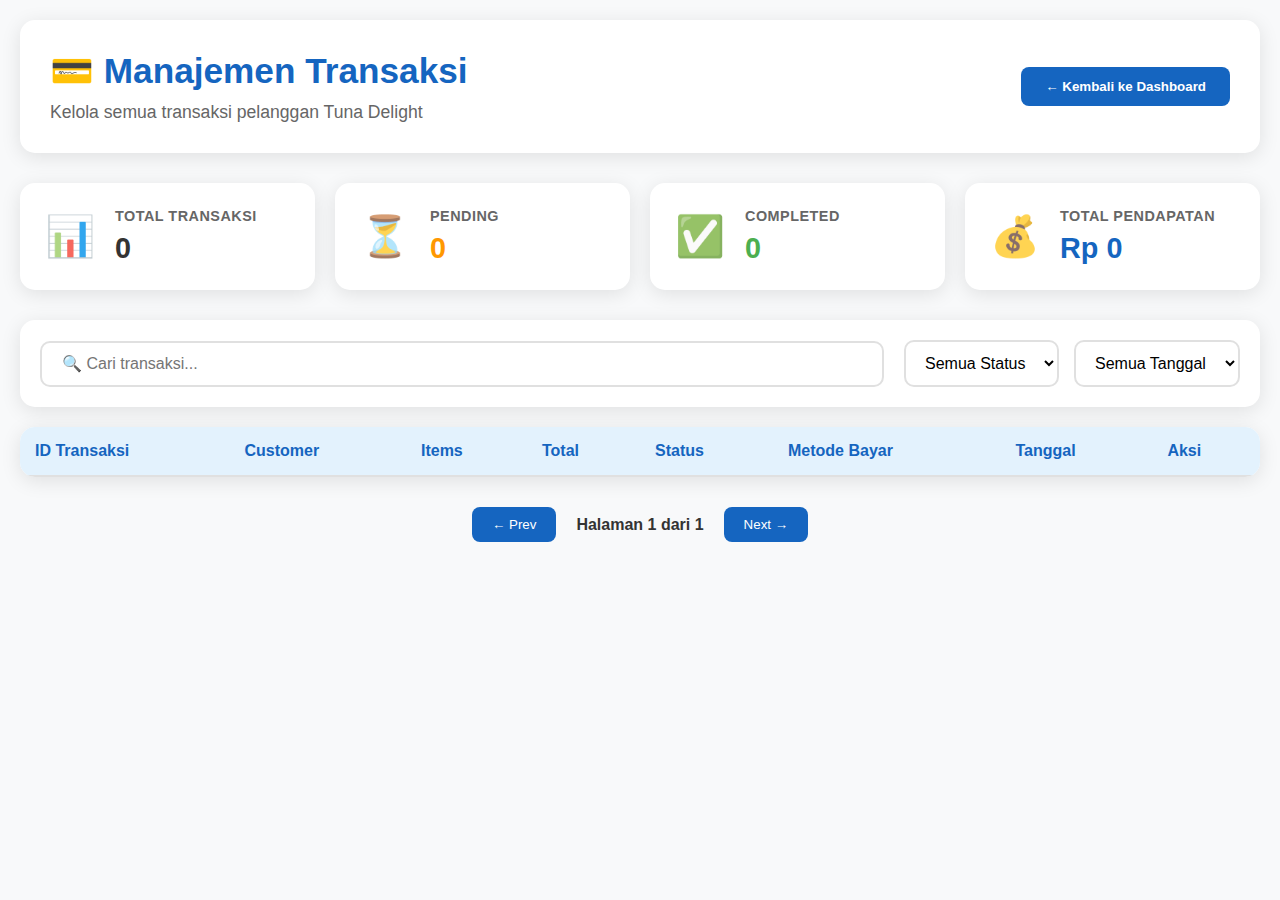
<file: tuna-delight-website/admin/transactions.html>
<!DOCTYPE html>
<html lang="id">
<head>
    <meta charset="UTF-8">
    <meta name="viewport" content="width=device-width, initial-scale=1.0">
    <title>Manajemen Transaksi - Tuna Delight</title>
    <link rel="stylesheet" href="transactions.css">
</head>
<body>
    <div class="transactions-container">
        <!-- Header -->
        <header class="transactions-header">
            <div class="header-content">
                <h1>💳 Manajemen Transaksi</h1>
                <p>Kelola semua transaksi pelanggan Tuna Delight</p>
            </div>
            <div class="header-actions">
                <button onclick="goToDashboard()" class="back-btn">
                    ← Kembali ke Dashboard
                </button>
            </div>
        </header>

        <!-- Stats Overview -->
        <div class="stats-overview">
            <div class="stat-card">
                <div class="stat-icon">📊</div>
                <div class="stat-info">
                    <h3>Total Transaksi</h3>
                    <span class="stat-number" id="total-transactions-count">0</span>
                </div>
            </div>
            <div class="stat-card">
                <div class="stat-icon">⏳</div>
                <div class="stat-info">
                    <h3>Pending</h3>
                    <span class="stat-number pending" id="pending-transactions">0</span>
                </div>
            </div>
            <div class="stat-card">
                <div class="stat-icon">✅</div>
                <div class="stat-info">
                    <h3>Completed</h3>
                    <span class="stat-number completed" id="completed-transactions">0</span>
                </div>
            </div>
            <div class="stat-card">
                <div class="stat-icon">💰</div>
                <div class="stat-info">
                    <h3>Total Pendapatan</h3>
                    <span class="stat-number revenue" id="total-revenue">Rp 0</span>
                </div>
            </div>
        </div>

        <!-- Filters and Controls -->
        <div class="controls-section">
            <div class="search-box">
                <input type="text" id="transaction-search" placeholder="🔍 Cari transaksi...">
            </div>
            <div class="filter-group">
                <select id="status-filter">
                    <option value="">Semua Status</option>
                    <option value="pending">Pending</option>
                    <option value="processing">Processing</option>
                    <option value="completed">Completed</option>
                    <option value="cancelled">Cancelled</option>
                </select>
                <select id="date-filter">
                    <option value="">Semua Tanggal</option>
                    <option value="today">Hari Ini</option>
                    <option value="week">Minggu Ini</option>
                    <option value="month">Bulan Ini</option>
                </select>
            </div>
        </div>

        <!-- Transactions Table -->
        <div class="table-container">
            <table class="transactions-table">
                <thead>
                    <tr>
                        <th>ID Transaksi</th>
                        <th>Customer</th>
                        <th>Items</th>
                        <th>Total</th>
                        <th>Status</th>
                        <th>Metode Bayar</th>
                        <th>Tanggal</th>
                        <th>Aksi</th>
                    </tr>
                </thead>
                <tbody id="transactions-table-body">
                    <!-- Data transaksi akan diisi JavaScript -->
                </tbody>
            </table>
        </div>

        <!-- Pagination -->
        <div class="pagination">
            <button class="page-btn" onclick="changePage(-1)">← Prev</button>
            <span class="page-info">Halaman <span id="current-page">1</span> dari <span id="total-pages">1</span></span>
            <button class="page-btn" onclick="changePage(1)">Next →</button>
        </div>
    </div>

    <!-- Transaction Detail Modal -->
    <div id="transaction-modal" class="modal">
        <div class="modal-content large">
            <div class="modal-header">
                <h3>📋 Detail Transaksi</h3>
                <button onclick="closeTransactionModal()" class="close-btn">×</button>
            </div>
            <div class="modal-body">
                <div class="transaction-detail" id="transaction-detail">
                    <!-- Detail transaksi akan diisi JavaScript -->
                </div>
            </div>
        </div>
    </div>

    <!-- Status Update Modal -->
    <div id="status-modal" class="modal">
        <div class="modal-content">
            <div class="modal-header">
                <h3>🔄 Update Status</h3>
                <button onclick="closeStatusModal()" class="close-btn">×</button>
            </div>
            <div class="modal-body">
                <div class="form-group">
                    <label>Status Transaksi</label>
                    <select id="new-status">
                        <option value="pending">Pending</option>
                        <option value="processing">Processing</option>
                        <option value="completed">Completed</option>
                        <option value="cancelled">Cancelled</option>
                    </select>
                </div>
                <div class="form-group">
                    <label>Catatan (Opsional)</label>
                    <textarea id="status-notes" placeholder="Tambahkan catatan untuk transaksi ini..."></textarea>
                </div>
            </div>
            <div class="modal-actions">
                <button onclick="updateTransactionStatus()" class="submit-btn">Update Status</button>
                <button onclick="closeStatusModal()" class="cancel-btn">Batal</button>
            </div>
        </div>
    </div>
    <!-- Tambahkan SEBELUM script lain -->
<script src="sync-engine.js"></script>
<script src="admin-script.js"></script>
</body>
</html>
</file>
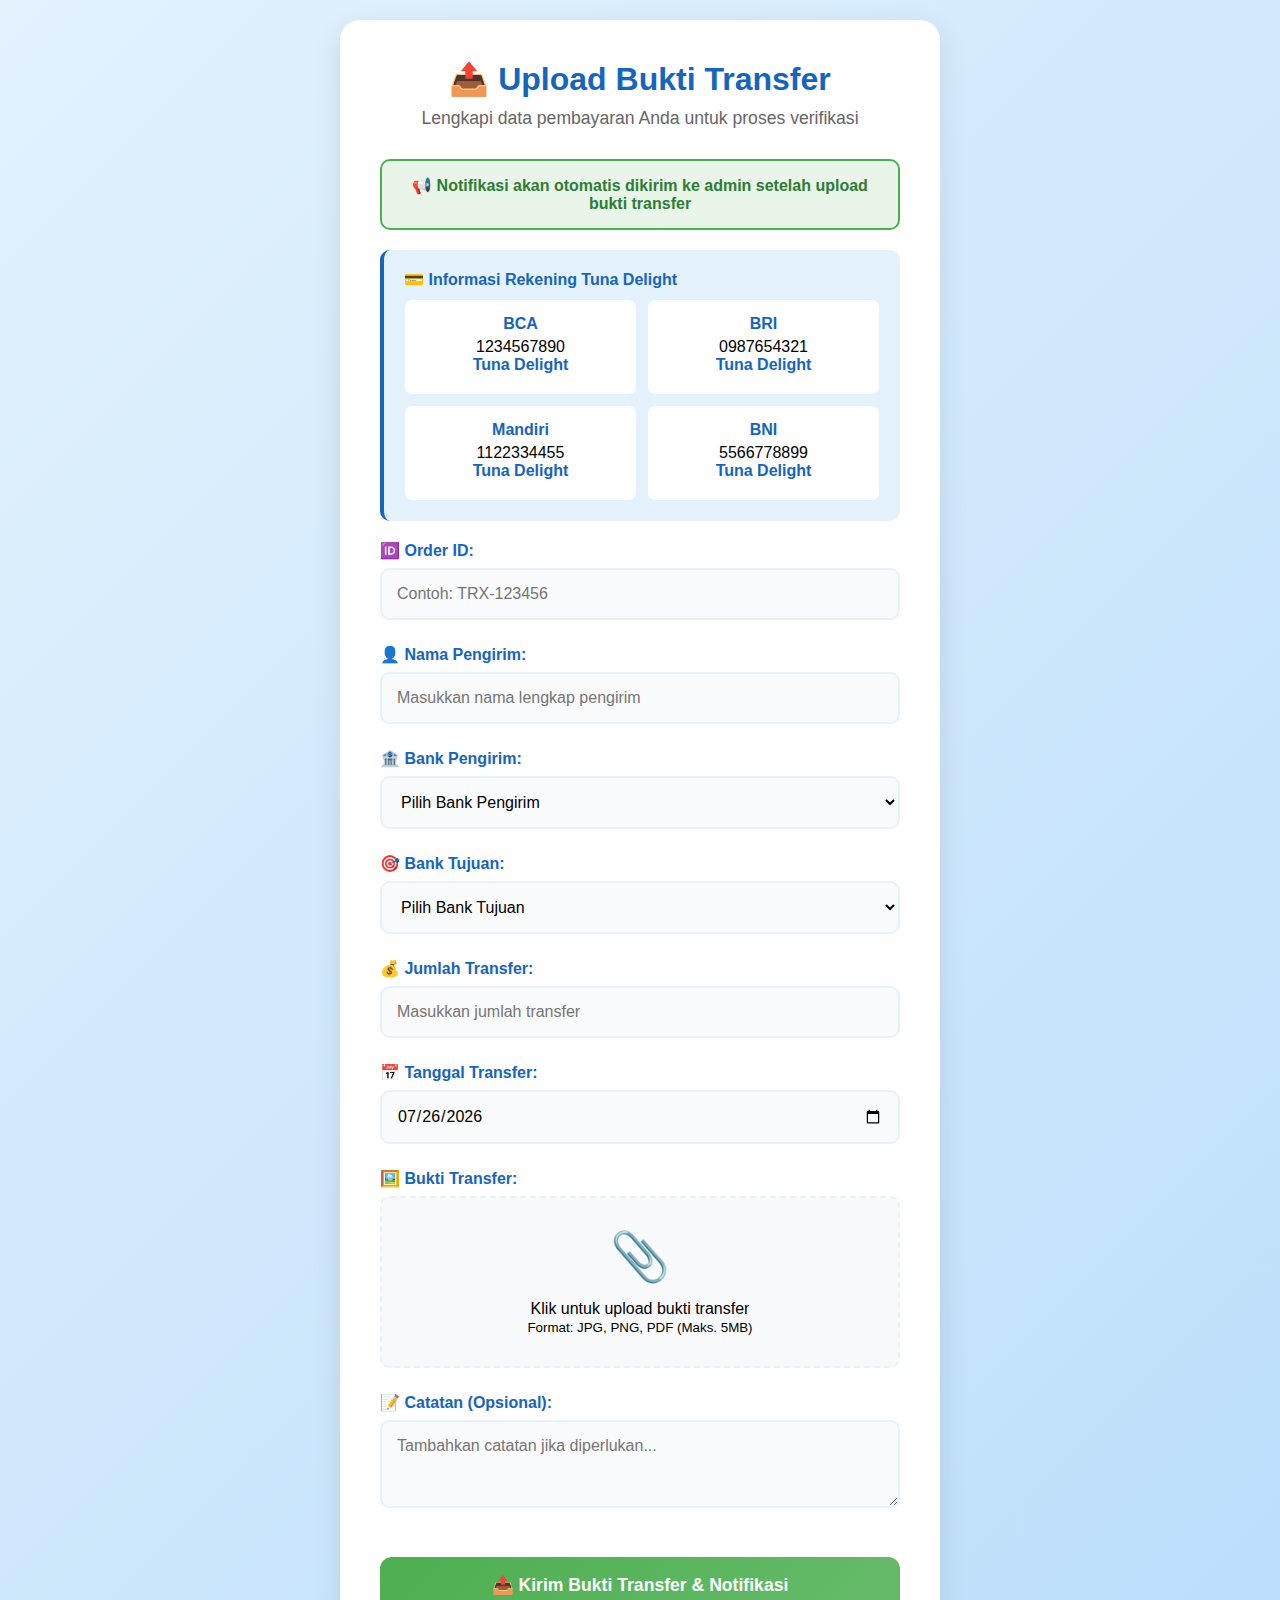
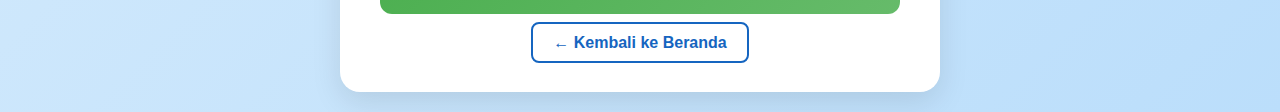
<file: tuna-delight-website/customer/payment-upload.html>
<!DOCTYPE html>
<html lang="id">
<head>
    <meta charset="UTF-8">
    <meta name="viewport" content="width=device-width, initial-scale=1.0">
    <title>Upload Bukti Transfer - Tuna Delight</title>
    <style>
        * {
            margin: 0;
            padding: 0;
            box-sizing: border-box;
            font-family: 'Arial', sans-serif;
        }
        
        body {
            background: linear-gradient(135deg, #e3f2fd, #bbdefb);
            min-height: 100vh;
            display: flex;
            align-items: center;
            justify-content: center;
            padding: 20px;
        }
        
        .upload-container {
            background: white;
            padding: 40px;
            border-radius: 20px;
            box-shadow: 0 10px 30px rgba(0,0,0,0.1);
            max-width: 600px;
            width: 100%;
        }
        
        .upload-header {
            text-align: center;
            margin-bottom: 30px;
        }
        
        .upload-header h2 {
            color: #1565c0;
            margin-bottom: 10px;
            font-size: 2em;
        }
        
        .upload-header p {
            color: #666;
            font-size: 1.1em;
        }
        
        .notification-info {
            background: #e8f5e8;
            border: 2px solid #4caf50;
            border-radius: 10px;
            padding: 15px;
            margin-bottom: 20px;
            text-align: center;
        }
        
        .notification-info p {
            margin: 0;
            color: #2e7d32;
            font-weight: 600;
        }
        
        .form-group {
            margin-bottom: 25px;
        }
        
        label {
            display: block;
            margin-bottom: 8px;
            font-weight: bold;
            color: #1565c0;
            font-size: 1em;
        }
        
        input, select, textarea {
            width: 100%;
            padding: 15px;
            border: 2px solid #e3f2fd;
            border-radius: 10px;
            font-size: 1em;
            transition: all 0.3s;
            background: #fafbfc;
        }
        
        input:focus, select:focus, textarea:focus {
            outline: none;
            border-color: #2196f3;
            background: white;
            box-shadow: 0 0 0 3px rgba(33, 150, 243, 0.1);
        }
        
        .file-upload {
            border: 2px dashed #e3f2fd;
            border-radius: 10px;
            padding: 30px;
            text-align: center;
            background: #f8f9fa;
            transition: all 0.3s;
            cursor: pointer;
        }
        
        .file-upload:hover {
            border-color: #2196f3;
            background: #f1f8ff;
        }
        
        .file-upload input {
            display: none;
        }
        
        .upload-icon {
            font-size: 3em;
            margin-bottom: 15px;
            color: #1565c0;
        }
        
        #preview {
            max-width: 100%;
            max-height: 200px;
            margin-top: 15px;
            border-radius: 10px;
            display: none;
            border: 2px solid #e3f2fd;
        }
        
        .preview-container {
            text-align: center;
            margin-top: 15px;
        }
        
        .bank-info {
            background: #e3f2fd;
            padding: 20px;
            border-radius: 10px;
            margin-bottom: 20px;
            border-left: 4px solid #1565c0;
        }
        
        .bank-info h4 {
            color: #1565c0;
            margin-bottom: 10px;
        }
        
        .bank-details {
            display: grid;
            grid-template-columns: 1fr 1fr;
            gap: 10px;
            margin-top: 10px;
        }
        
        .bank-detail {
            background: white;
            padding: 15px;
            border-radius: 8px;
            text-align: center;
            border: 1px solid #e3f2fd;
        }
        
        .bank-detail strong {
            color: #1565c0;
            display: block;
            margin-bottom: 5px;
        }
        
        .submit-btn {
            background: linear-gradient(135deg, #4caf50, #66bb6a);
            color: white;
            border: none;
            padding: 18px;
            border-radius: 12px;
            cursor: pointer;
            font-weight: bold;
            font-size: 1.1em;
            width: 100%;
            transition: all 0.3s;
            margin-top: 20px;
        }
        
        .submit-btn:hover:not(:disabled) {
            transform: translateY(-2px);
            box-shadow: 0 5px 15px rgba(76, 175, 80, 0.3);
        }
        
        .submit-btn:disabled {
            opacity: 0.6;
            cursor: not-allowed;
        }
        
        .back-link {
            text-align: center;
            margin-top: 20px;
        }
        
        .back-link a {
            color: #1565c0;
            text-decoration: none;
            font-weight: 600;
            padding: 10px 20px;
            border: 2px solid #1565c0;
            border-radius: 8px;
            transition: all 0.3s;
        }
        
        .back-link a:hover {
            background: #1565c0;
            color: white;
        }
        
        .auto-filled {
            background: #f1f8e9 !important;
            border-color: #4caf50 !important;
        }
        
        .auto-filled-label {
            color: #4caf50;
            font-weight: bold;
        }
        
        @media (max-width: 768px) {
            .upload-container {
                padding: 25px;
            }
            
            .bank-details {
                grid-template-columns: 1fr;
            }
            
            .upload-header h2 {
                font-size: 1.6em;
            }
        }
    </style>
</head>
<body>
    <div class="upload-container">
        <div class="upload-header">
            <h2>📤 Upload Bukti Transfer</h2>
            <p>Lengkapi data pembayaran Anda untuk proses verifikasi</p>
        </div>
        
        <div class="notification-info">
            <p>📢 Notifikasi akan otomatis dikirim ke admin setelah upload bukti transfer</p>
        </div>
        
        <form id="payment-upload-form">
            <div class="bank-info">
                <h4>💳 Informasi Rekening Tuna Delight</h4>
                <div class="bank-details">
                    <div class="bank-detail">
                        <strong>BCA</strong>
                        1234567890<br>
                        <strong>Tuna Delight</strong>
                    </div>
                    <div class="bank-detail">
                        <strong>BRI</strong>
                        0987654321<br>
                        <strong>Tuna Delight</strong>
                    </div>
                    <div class="bank-detail">
                        <strong>Mandiri</strong>
                        1122334455<br>
                        <strong>Tuna Delight</strong>
                    </div>
                    <div class="bank-detail">
                        <strong>BNI</strong>
                        5566778899<br>
                        <strong>Tuna Delight</strong>
                    </div>
                </div>
            </div>
            
            <div class="form-group">
                <label id="order-id-label">🆔 Order ID:</label>
                <input type="text" id="order-id" placeholder="Contoh: TRX-123456" required>
            </div>
            
            <div class="form-group">
                <label id="sender-name-label">👤 Nama Pengirim:</label>
                <input type="text" id="sender-name" placeholder="Masukkan nama lengkap pengirim" required>
            </div>
            
            <div class="form-group">
                <label>🏦 Bank Pengirim:</label>
                <select id="sender-bank" required>
                    <option value="">Pilih Bank Pengirim</option>
                    <option value="BCA">BCA</option>
                    <option value="BRI">BRI</option>
                    <option value="Mandiri">Mandiri</option>
                    <option value="BNI">BNI</option>
                    <option value="BSI">BSI</option>
                    <option value="CIMB">CIMB Niaga</option>
                    <option value="Other">Bank Lainnya</option>
                </select>
            </div>
            
            <div class="form-group">
                <label>🎯 Bank Tujuan:</label>
                <select id="target-bank" required>
                    <option value="">Pilih Bank Tujuan</option>
                    <option value="BCA">BCA - 1234567890 (Tuna Delight)</option>
                    <option value="BRI">BRI - 0987654321 (Tuna Delight)</option>
                    <option value="Mandiri">Mandiri - 1122334455 (Tuna Delight)</option>
                    <option value="BNI">BNI - 5566778899 (Tuna Delight)</option>
                </select>
            </div>
            
            <div class="form-group">
                <label id="amount-label">💰 Jumlah Transfer:</label>
                <input type="number" id="amount" placeholder="Masukkan jumlah transfer" required>
            </div>
            
            <div class="form-group">
                <label>📅 Tanggal Transfer:</label>
                <input type="date" id="transfer-date" required>
            </div>
            
            <div class="form-group">
                <label>🖼️ Bukti Transfer:</label>
                <div class="file-upload" onclick="document.getElementById('proof-image').click()">
                    <div class="upload-icon">📎</div>
                    <p>Klik untuk upload bukti transfer</p>
                    <p><small>Format: JPG, PNG, PDF (Maks. 5MB)</small></p>
                    <input type="file" id="proof-image" accept="image/*,.pdf" required>
                </div>
                <div class="preview-container">
                    <img id="preview" alt="Preview Bukti Transfer">
                </div>
            </div>
            
            <div class="form-group">
                <label>📝 Catatan (Opsional):</label>
                <textarea id="notes" rows="3" placeholder="Tambahkan catatan jika diperlukan..."></textarea>
            </div>
            
            <button type="submit" class="submit-btn" id="submit-btn">
                📤 Kirim Bukti Transfer & Notifikasi
            </button>
        </form>
        
        <div class="back-link">
            <a href="home.html">← Kembali ke Beranda</a>
        </div>
    </div>

    <script>
        // Konfigurasi Notifikasi - DENGAN DATA RENA
        const NOTIFICATION_CONFIG = {
            whatsapp: {
                phone: '6281355533024', // Nomor WhatsApp Rena
                message: 'Halo Admin Tuna Delight! 📤 Ada bukti transfer baru:'
            },
            email: {
                to: 'renalkulati20@gmail.com', // Email Rena
                subject: 'Bukti Transfer Baru - Tuna Delight'
            }
        };

        // Fungsi untuk mengirim notifikasi bukti transfer
        function sendPaymentNotification(paymentData) {
            const message = `
${NOTIFICATION_CONFIG.whatsapp.message}

💰 *BUKTI TRANSFER BARU*
🆔 Order ID: ${paymentData.orderId}
👤 Customer: ${paymentData.senderName}
🏦 Bank Pengirim: ${paymentData.senderBank}
🎯 Bank Tujuan: ${paymentData.targetBank}
💰 Jumlah: Rp ${paymentData.amount.toLocaleString('id-ID')}
📅 Tanggal: ${paymentData.transferDate}

${paymentData.notes ? `📝 Catatan: ${paymentData.notes}` : ''}

📎 File: ${paymentData.proofFile}

_Silahkan verifikasi pembayaran ini._

---
Tuna Delight 🐟
Hubungi: 0813-5553-3024
            `.trim();

            // Kirim WhatsApp
            const encodedMessage = encodeURIComponent(message);
            const whatsappUrl = `https://wa.me/${NOTIFICATION_CONFIG.whatsapp.phone}?text=${encodedMessage}`;
            window.open(whatsappUrl, '_blank');

            // Kirim Email
            const emailBody = `
BUKTI TRANSFER BARU - TUNA DELIGHT

Order ID: ${paymentData.orderId}
Customer: ${paymentData.senderName}
Bank Pengirim: ${paymentData.senderBank}
Bank Tujuan: ${paymentData.targetBank}
Jumlah: Rp ${paymentData.amount.toLocaleString('id-ID')}
Tanggal: ${paymentData.transferDate}

${paymentData.notes ? `Catatan: ${paymentData.notes}` : ''}

File: ${paymentData.proofFile}

Silakan verifikasi pembayaran ini.

---
Tuna Delight
Hubungi: 0813-5553-3024
Email: renalkulati20@gmail.com
            `.trim();

            const encodedSubject = encodeURIComponent(NOTIFICATION_CONFIG.email.subject);
            const encodedBody = encodeURIComponent(emailBody);
            const emailUrl = `mailto:${NOTIFICATION_CONFIG.email.to}?subject=${encodedSubject}&body=${encodedBody}`;
            window.location.href = emailUrl;
        }

        // Auto-fill data dari checkout
        function autoFillFormData() {
            const tempOrderData = JSON.parse(localStorage.getItem('temp-order-data'));
            if (tempOrderData) {
                document.getElementById('order-id').value = tempOrderData.orderId;
                document.getElementById('order-id').classList.add('auto-filled');
                document.getElementById('order-id-label').classList.add('auto-filled-label');
                
                document.getElementById('sender-name').value = tempOrderData.customer;
                document.getElementById('sender-name').classList.add('auto-filled');
                document.getElementById('sender-name-label').classList.add('auto-filled-label');
                
                document.getElementById('amount').value = tempOrderData.amount;
                document.getElementById('amount').classList.add('auto-filled');
                document.getElementById('amount-label').classList.add('auto-filled-label');
                
                // Set today's date
                const today = new Date().toISOString().split('T')[0];
                document.getElementById('transfer-date').value = today;
            }
        }

        // Preview image
        document.getElementById('proof-image').addEventListener('change', function(e) {
            const file = e.target.files[0];
            if (file) {
                // Check file size (max 5MB)
                if (file.size > 5 * 1024 * 1024) {
                    alert('Ukuran file terlalu besar! Maksimal 5MB.');
                    this.value = '';
                    return;
                }
                
                // Check file type
                const validTypes = ['image/jpeg', 'image/jpg', 'image/png', 'application/pdf'];
                if (!validTypes.includes(file.type)) {
                    alert('Format file tidak didukung! Gunakan JPG, PNG, atau PDF.');
                    this.value = '';
                    return;
                }
                
                const reader = new FileReader();
                reader.onload = function(e) {
                    const preview = document.getElementById('preview');
                    if (file.type.includes('image')) {
                        preview.src = e.target.result;
                        preview.style.display = 'block';
                    } else {
                        preview.style.display = 'none';
                        alert('File PDF dipilih. Preview tidak tersedia untuk PDF.');
                    }
                }
                reader.readAsDataURL(file);
            }
        });

        // Form submission
        document.getElementById('payment-upload-form').addEventListener('submit', function(e) {
            e.preventDefault();
            
            // Get form values
            const paymentData = {
                id: 'PAY-' + Date.now(),
                orderId: document.getElementById('order-id').value,
                senderName: document.getElementById('sender-name').value,
                senderBank: document.getElementById('sender-bank').value,
                targetBank: document.getElementById('target-bank').value,
                amount: parseInt(document.getElementById('amount').value),
                transferDate: document.getElementById('transfer-date').value,
                notes: document.getElementById('notes').value,
                status: 'pending',
                date: new Date().toISOString(),
                proofFile: document.getElementById('proof-image').files[0] ? document.getElementById('proof-image').files[0].name : ''
            };
            
            // Validate amount
            if (paymentData.amount <= 0) {
                alert('Jumlah transfer harus lebih dari 0!');
                return;
            }
            
            // Validate bank selection
            if (!paymentData.senderBank) {
                alert('Pilih bank pengirim!');
                return;
            }
            
            if (!paymentData.targetBank) {
                alert('Pilih bank tujuan!');
                return;
            }
            
            // Show loading state
            const submitBtn = document.getElementById('submit-btn');
            const originalText = submitBtn.textContent;
            submitBtn.textContent = 'Mengirim...';
            submitBtn.disabled = true;
            
            // Simulate API call delay
            setTimeout(() => {
                // Save to localStorage
                let payments = JSON.parse(localStorage.getItem('customer-payments')) || [];
                payments.push(paymentData);
                localStorage.setItem('customer-payments', JSON.stringify(payments));
                
                // Also save to admin payments
                let adminPayments = JSON.parse(localStorage.getItem('admin-payments')) || [];
                adminPayments.push({
                    ...paymentData,
                    customer: paymentData.senderName
                });
                localStorage.setItem('admin-payments', JSON.stringify(adminPayments));
                
                // Update transaction status
                let transactions = JSON.parse(localStorage.getItem('admin-transactions')) || [];
                const transactionIndex = transactions.findIndex(t => t.id === paymentData.orderId);
                if (transactionIndex !== -1) {
                    transactions[transactionIndex].status = 'payment_uploaded';
                    localStorage.setItem('admin-transactions', JSON.stringify(transactions));
                }
                
                // Update customer transaction status
                let customerTransactions = JSON.parse(localStorage.getItem('customer-transactions')) || [];
                const customerTransactionIndex = customerTransactions.findIndex(t => t.id === paymentData.orderId);
                if (customerTransactionIndex !== -1) {
                    customerTransactions[customerTransactionIndex].status = 'payment_uploaded';
                    localStorage.setItem('customer-transactions', JSON.stringify(customerTransactions));
                }
                
                // KIRIM NOTIFIKASI BUKTI TRANSFER
                sendPaymentNotification(paymentData);
                
                // Clear temporary data
                localStorage.removeItem('temp-order-data');
                
                // Show success notification
                const successNotification = document.createElement('div');
                successNotification.style.cssText = `
                    position: fixed;
                    top: 20px;
                    right: 20px;
                    background: linear-gradient(135deg, #4caf50, #66bb6a);
                    color: white;
                    padding: 15px 25px;
                    border-radius: 10px;
                    box-shadow: 0 5px 15px rgba(0,0,0,0.3);
                    z-index: 10000;
                    font-weight: 600;
                `;
                successNotification.textContent = '✅ Bukti transfer berhasil dikirim! Notifikasi telah dikirim ke admin. Kembali ke beranda...';
                document.body.appendChild(successNotification);

                // Redirect to home page setelah 3 detik
                setTimeout(() => {
                    window.location.href = 'home.html';
                }, 3000);
            }, 2000);
        });

        // Initialize form when page loads
        window.addEventListener('load', function() {
            autoFillFormData();
            
            // Set today's date as default if not auto-filled
            if (!document.getElementById('transfer-date').value) {
                const today = new Date().toISOString().split('T')[0];
                document.getElementById('transfer-date').value = today;
            }
        });

        // Add real-time validation
        document.getElementById('amount').addEventListener('input', function(e) {
            if (this.value < 0) {
                this.value = 0;
            }
        });
    </script>
</body>
</html>
</file>
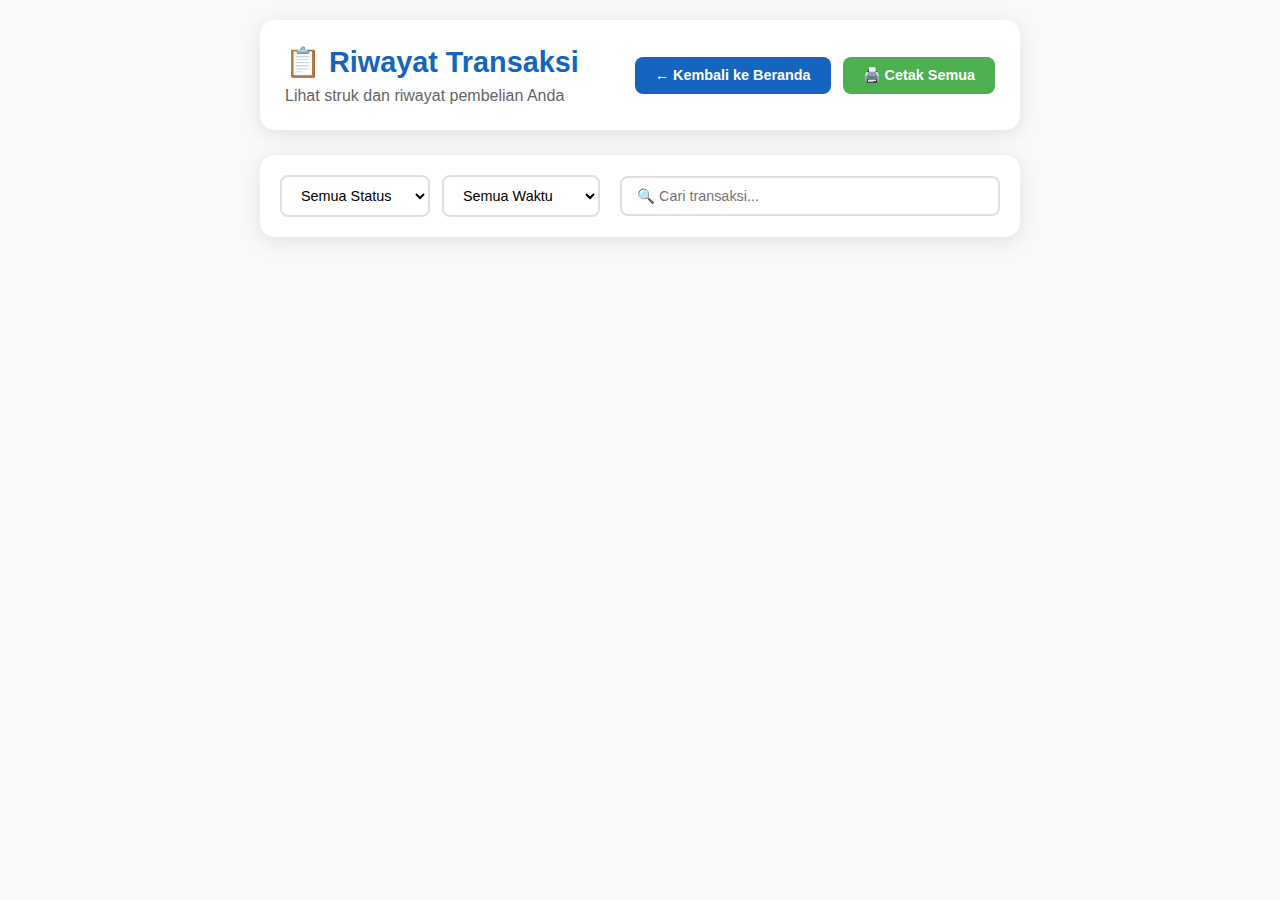
<file: tuna-delight-website/customer/struk.html>
<!DOCTYPE html>
<html lang="id">
<head>
    <meta charset="UTF-8">
    <meta name="viewport" content="width=device-width, initial-scale=1.0">
    <title>Riwayat Transaksi - Tuna Delight</title>
    <link rel="stylesheet" href="struk.css">
</head>
<body>
    <div class="struk-container">
        <!-- Header -->
        <header class="struk-header">
            <div class="header-content">
                <h1>📋 Riwayat Transaksi</h1>
                <p>Lihat struk dan riwayat pembelian Anda</p>
            </div>
            <div class="header-actions">
                <button onclick="goToHome()" class="back-btn">
                    ← Kembali ke Beranda
                </button>
                <button onclick="printAllReceipts()" class="print-btn">
                    🖨️ Cetak Semua
                </button>
            </div>
        </header>

        <!-- Filter Section -->
        <div class="filter-section">
            <div class="filter-group">
                <select id="status-filter" onchange="filterTransactions()">
                    <option value="all">Semua Status</option>
                    <option value="completed">Selesai</option>
                    <option value="pending">Pending</option>
                    <option value="processing">Diproses</option>
                    <option value="cancelled">Dibatalkan</option>
                </select>
                <select id="period-filter" onchange="filterTransactions()">
                    <option value="all">Semua Waktu</option>
                    <option value="today">Hari Ini</option>
                    <option value="week">Minggu Ini</option>
                    <option value="month">Bulan Ini</option>
                    <option value="last3months">3 Bulan Terakhir</option>
                </select>
            </div>
            <div class="search-box">
                <input type="text" id="search-transactions" placeholder="🔍 Cari transaksi..." oninput="filterTransactions()">
            </div>
        </div>

        <!-- Transaction List -->
        <div class="transactions-list" id="transactions-list">
            <!-- Daftar transaksi akan diisi JavaScript -->
        </div>

        <!-- Empty State -->
        <div class="empty-state" id="empty-state" style="display: none;">
            <div class="empty-icon">📭</div>
            <h3>Belum Ada Transaksi</h3>
            <p>Anda belum memiliki riwayat transaksi</p>
            <button onclick="goToProducts()" class="cta-btn">Mulai Belanja</button>
        </div>
    </div>

    <!-- Receipt Modal -->
    <div id="receipt-modal" class="modal">
        <div class="modal-content receipt-modal">
            <div class="modal-header">
                <h3>🧾 Struk Pembelian</h3>
                <div class="modal-actions">
                    <button onclick="printReceipt()" class="print-btn-small">🖨️ Cetak</button>
                    <button onclick="closeReceipt()" class="close-btn">×</button>
                </div>
            </div>
            <div class="modal-body">
                <div class="receipt" id="receipt-content">
                    <!-- Struk akan diisi JavaScript -->
                </div>
            </div>
        </div>
    </div>
    <!-- Tambahkan SEBELUM script lain -->
<script src="sync-engine.js"></script>
<script src="script.js"></script> <!-- atau script lainnya -->
</body>
</html>
</file>
<file: tuna-delight-website/admin/transactions.css>
/* ===== VARIABLES ===== */
:root {
    --primary-color: #1565c0;
    --primary-light: #42a5f5;
    --success-color: #4caf50;
    --warning-color: #ff9800;
    --danger-color: #f44336;
    --dark-color: #333;
    --light-color: #e3f2fd;
    --bg-light: #f8f9fa;
    --border-color: #e0e0e0;
    --shadow: 0 4px 20px rgba(0,0,0,0.1);
}

/* ===== BASE STYLES ===== */
* {
    margin: 0;
    padding: 0;
    box-sizing: border-box;
    font-family: 'Segoe UI', Tahoma, Geneva, Verdana, sans-serif;
}

body {
    background: var(--bg-light);
    color: var(--dark-color);
}

.transactions-container {
    max-width: 1400px;
    margin: 0 auto;
    padding: 20px;
}

/* ===== HEADER ===== */
.transactions-header {
    background: white;
    padding: 30px;
    border-radius: 15px;
    box-shadow: var(--shadow);
    margin-bottom: 30px;
    display: flex;
    justify-content: space-between;
    align-items: center;
}

.header-content h1 {
    color: var(--primary-color);
    margin-bottom: 10px;
    font-size: 2.2em;
}

.header-content p {
    color: #666;
    font-size: 1.1em;
}

.back-btn {
    background: var(--primary-color);
    color: white;
    border: none;
    padding: 12px 24px;
    border-radius: 8px;
    cursor: pointer;
    font-weight: 600;
    transition: all 0.3s;
}

.back-btn:hover {
    background: var(--primary-light);
    transform: translateY(-2px);
}

/* ===== STATS OVERVIEW ===== */
.stats-overview {
    display: grid;
    grid-template-columns: repeat(auto-fit, minmax(250px, 1fr));
    gap: 20px;
    margin-bottom: 30px;
}

.stat-card {
    background: white;
    padding: 25px;
    border-radius: 15px;
    box-shadow: var(--shadow);
    display: flex;
    align-items: center;
    gap: 20px;
    transition: all 0.3s;
}

.stat-card:hover {
    transform: translateY(-5px);
    box-shadow: 0 10px 30px rgba(0,0,0,0.15);
}

.stat-icon {
    font-size: 2.5em;
    opacity: 0.8;
}

.stat-info h3 {
    color: #666;
    font-size: 0.9em;
    margin-bottom: 8px;
    text-transform: uppercase;
    letter-spacing: 0.5px;
}

.stat-number {
    font-size: 1.8em;
    font-weight: bold;
    display: block;
}

.stat-number.pending {
    color: var(--warning-color);
}

.stat-number.completed {
    color: var(--success-color);
}

.stat-number.revenue {
    color: var(--primary-color);
}

/* ===== CONTROLS ===== */
.controls-section {
    background: white;
    padding: 20px;
    border-radius: 15px;
    box-shadow: var(--shadow);
    margin-bottom: 20px;
    display: flex;
    gap: 20px;
    align-items: center;
    flex-wrap: wrap;
}

.search-box {
    flex: 1;
    min-width: 300px;
}

.search-box input {
    width: 100%;
    padding: 12px 20px;
    border: 2px solid var(--border-color);
    border-radius: 10px;
    font-size: 1em;
    transition: all 0.3s;
}

.search-box input:focus {
    outline: none;
    border-color: var(--primary-color);
    box-shadow: 0 0 0 3px rgba(21, 101, 192, 0.1);
}

.filter-group {
    display: flex;
    gap: 15px;
    flex-wrap: wrap;
}

.filter-group select {
    padding: 12px 15px;
    border: 2px solid var(--border-color);
    border-radius: 10px;
    background: white;
    font-size: 1em;
    min-width: 150px;
}

/* ===== TABLE ===== */
.table-container {
    background: white;
    border-radius: 15px;
    box-shadow: var(--shadow);
    overflow: hidden;
    margin-bottom: 20px;
}

.transactions-table {
    width: 100%;
    border-collapse: collapse;
}

.transactions-table th {
    background: var(--light-color);
    padding: 15px;
    text-align: left;
    font-weight: 600;
    color: var(--primary-color);
    border-bottom: 2px solid var(--border-color);
}

.transactions-table td {
    padding: 15px;
    border-bottom: 1px solid var(--border-color);
}

.transactions-table tr:hover {
    background: var(--bg-light);
}

/* Status Badges */
.status-badge {
    padding: 6px 12px;
    border-radius: 20px;
    font-size: 0.8em;
    font-weight: 600;
    text-transform: uppercase;
}

.status-pending {
    background: #fff3cd;
    color: #856404;
}

.status-processing {
    background: #d1edff;
    color: #004085;
}

.status-completed {
    background: #d4edda;
    color: #155724;
}

.status-cancelled {
    background: #f8d7da;
    color: #721c24;
}

/* Action Buttons */
.action-buttons {
    display: flex;
    gap: 8px;
}

.btn {
    padding: 6px 12px;
    border: none;
    border-radius: 6px;
    cursor: pointer;
    font-size: 0.8em;
    transition: all 0.3s;
    display: flex;
    align-items: center;
    gap: 5px;
}

.btn-view {
    background: var(--primary-color);
    color: white;
}

.btn-edit {
    background: var(--warning-color);
    color: white;
}

.btn:hover {
    transform: translateY(-1px);
    opacity: 0.9;
}

/* ===== PAGINATION ===== */
.pagination {
    display: flex;
    justify-content: center;
    align-items: center;
    gap: 20px;
    margin-top: 30px;
}

.page-btn {
    background: var(--primary-color);
    color: white;
    border: none;
    padding: 10px 20px;
    border-radius: 8px;
    cursor: pointer;
    transition: all 0.3s;
}

.page-btn:hover:not(:disabled) {
    background: var(--primary-light);
    transform: translateY(-2px);
}

.page-btn:disabled {
    background: #ccc;
    cursor: not-allowed;
}

.page-info {
    font-weight: 600;
    color: var(--dark-color);
}

/* ===== MODALS ===== */
.modal {
    display: none;
    position: fixed;
    top: 0;
    left: 0;
    width: 100%;
    height: 100%;
    background: rgba(0,0,0,0.5);
    backdrop-filter: blur(5px);
    justify-content: center;
    align-items: center;
    z-index: 1000;
    padding: 20px;
}

.modal.active {
    display: flex;
}

.modal-content {
    background: white;
    border-radius: 20px;
    box-shadow: 0 20px 50px rgba(0,0,0,0.3);
    max-width: 600px;
    width: 100%;
    max-height: 90vh;
    overflow-y: auto;
    animation: modalSlideIn 0.3s ease;
}

.modal-content.large {
    max-width: 800px;
}

@keyframes modalSlideIn {
    from { transform: scale(0.8) translateY(-50px); opacity: 0; }
    to { transform: scale(1) translateY(0); opacity: 1; }
}

.modal-header {
    display: flex;
    justify-content: space-between;
    align-items: center;
    padding: 25px 30px;
    border-bottom: 1px solid var(--border-color);
}

.modal-header h3 {
    color: var(--primary-color);
    margin: 0;
}

.close-btn {
    background: none;
    border: none;
    font-size: 1.5em;
    cursor: pointer;
    color: #666;
    padding: 5px;
}

.close-btn:hover {
    color: var(--danger-color);
}

.modal-body {
    padding: 30px;
}

.modal-actions {
    padding: 20px 30px;
    border-top: 1px solid var(--border-color);
    display: flex;
    gap: 15px;
    justify-content: flex-end;
}

/* Transaction Detail Styles */
.transaction-detail {
    display: grid;
    gap: 20px;
}

.detail-section {
    background: var(--bg-light);
    padding: 20px;
    border-radius: 10px;
}

.detail-section h4 {
    color: var(--primary-color);
    margin-bottom: 15px;
    font-size: 1.1em;
}

.detail-row {
    display: flex;
    justify-content: space-between;
    margin-bottom: 10px;
    padding-bottom: 10px;
    border-bottom: 1px solid var(--border-color);
}

.detail-row:last-child {
    border-bottom: none;
    margin-bottom: 0;
}

.detail-label {
    font-weight: 600;
    color: #666;
}

.detail-value {
    font-weight: 500;
}

.items-list {
    display: flex;
    flex-direction: column;
    gap: 10px;
}

.item-row {
    display: flex;
    justify-content: space-between;
    align-items: center;
    padding: 10px;
    background: white;
    border-radius: 8px;
}

.item-info {
    display: flex;
    align-items: center;
    gap: 15px;
}

.item-image {
    width: 50px;
    height: 50px;
    border-radius: 8px;
    object-fit: cover;
}

/* Form Styles */
.form-group {
    margin-bottom: 20px;
}

.form-group label {
    display: block;
    margin-bottom: 8px;
    font-weight: 600;
    color: var(--primary-color);
}

.form-group input,
.form-group select,
.form-group textarea {
    width: 100%;
    padding: 12px 15px;
    border: 2px solid var(--border-color);
    border-radius: 10px;
    font-size: 1em;
    transition: all 0.3s;
}

.form-group input:focus,
.form-group select:focus,
.form-group textarea:focus {
    outline: none;
    border-color: var(--primary-color);
    box-shadow: 0 0 0 3px rgba(21, 101, 192, 0.1);
}

.form-group textarea {
    resize: vertical;
    min-height: 80px;
}

.submit-btn {
    background: var(--success-color);
    color: white;
    border: none;
    padding: 12px 25px;
    border-radius: 10px;
    cursor: pointer;
    font-weight: 600;
    transition: all 0.3s;
}

.submit-btn:hover {
    background: #45a049;
    transform: translateY(-2px);
}

.cancel-btn {
    background: #666;
    color: white;
    border: none;
    padding: 12px 25px;
    border-radius: 10px;
    cursor: pointer;
    transition: all 0.3s;
}

.cancel-btn:hover {
    background: #555;
}

/* ===== RESPONSIVE DESIGN ===== */
@media (max-width: 1024px) {
    .transactions-container {
        padding: 15px;
    }
    
    .stats-overview {
        grid-template-columns: repeat(2, 1fr);
    }
}

@media (max-width: 768px) {
    .transactions-header {
        flex-direction: column;
        gap: 20px;
        text-align: center;
    }
    
    .stats-overview {
        grid-template-columns: 1fr;
    }
    
    .controls-section {
        flex-direction: column;
        align-items: stretch;
    }
    
    .search-box {
        min-width: auto;
    }
    
    .filter-group {
        justify-content: center;
    }
    
    .transactions-table {
        font-size: 0.9em;
    }
    
    .action-buttons {
        flex-direction: column;
    }
    
    .modal-content.large {
        margin: 10px;
    }
}

@media (mx-width: 480px) {
    .transactions-container {
        padding: 10px;
    }
    
    .transactions-header h1 {
        font-size: 1.8em;
    }
    
    .stat-card {
        padding: 20px;
    }
    
    .transactions-table th,
    .transactions-table td {
        padding: 10px 8px;
    }
    
    .modal-body {
        padding: 20px;
    }
    
    .modal-actions {
        flex-direction: column;
    }

}
</file>
<file: tuna-delight-website/customer/struk.css>
/* ===== VARIABLES ===== */
:root {
    --primary-color: #1565c0;
    --primary-light: #42a5f5;
    --success-color: #4caf50;
    --warning-color: #ff9800;
    --danger-color: #f44336;
    --dark-color: #333;
    --light-color: #e3f2fd;
    --bg-light: #f8f9fa;
    --border-color: #e0e0e0;
    --shadow: 0 4px 20px rgba(0,0,0,0.1);
    --receipt-bg: #fff;
    --receipt-border: #ddd;
}

/* ===== BASE STYLES ===== */
* {
    margin: 0;
    padding: 0;
    box-sizing: border-box;
    font-family: 'Segoe UI', Tahoma, Geneva, Verdana, sans-serif;
}

body {
    background: var(--bg-light);
    color: var(--dark-color);
}

.struk-container {
    max-width: 800px;
    margin: 0 auto;
    padding: 20px;
}

/* ===== HEADER ===== */
.struk-header {
    background: white;
    padding: 25px;
    border-radius: 15px;
    box-shadow: var(--shadow);
    margin-bottom: 25px;
    display: flex;
    justify-content: space-between;
    align-items: center;
    flex-wrap: wrap;
    gap: 15px;
}

.header-content h1 {
    color: var(--primary-color);
    margin-bottom: 8px;
    font-size: 1.8em;
}

.header-content p {
    color: #666;
    font-size: 1em;
}

.header-actions {
    display: flex;
    gap: 12px;
    flex-wrap: wrap;
}

.back-btn, .print-btn {
    padding: 10px 20px;
    border: none;
    border-radius: 8px;
    cursor: pointer;
    font-weight: 600;
    transition: all 0.3s;
    font-size: 0.9em;
}

.back-btn {
    background: var(--primary-color);
    color: white;
}

.print-btn {
    background: var(--success-color);
    color: white;
}

.back-btn:hover {
    background: var(--primary-light);
    transform: translateY(-2px);
}

.print-btn:hover {
    background: #45a049;
    transform: translateY(-2px);
}

/* ===== FILTER SECTION ===== */
.filter-section {
    background: white;
    padding: 20px;
    border-radius: 15px;
    box-shadow: var(--shadow);
    margin-bottom: 25px;
    display: flex;
    gap: 20px;
    align-items: center;
    flex-wrap: wrap;
}

.filter-group {
    display: flex;
    gap: 12px;
    flex-wrap: wrap;
}

.filter-group select {
    padding: 10px 15px;
    border: 2px solid var(--border-color);
    border-radius: 8px;
    background: white;
    font-size: 0.9em;
    min-width: 150px;
}

.search-box {
    flex: 1;
    min-width: 250px;
}

.search-box input {
    width: 100%;
    padding: 10px 15px;
    border: 2px solid var(--border-color);
    border-radius: 8px;
    font-size: 0.9em;
    transition: all 0.3s;
}

.search-box input:focus {
    outline: none;
    border-color: var(--primary-color);
    box-shadow: 0 0 0 3px rgba(21, 101, 192, 0.1);
}

/* ===== TRANSACTIONS LIST ===== */
.transactions-list {
    display: flex;
    flex-direction: column;
    gap: 15px;
}

.transaction-card {
    background: white;
    border-radius: 12px;
    box-shadow: var(--shadow);
    padding: 20px;
    transition: all 0.3s;
    border-left: 4px solid var(--primary-color);
    cursor: pointer;
}

.transaction-card:hover {
    transform: translateY(-3px);
    box-shadow: 0 8px 25px rgba(0,0,0,0.15);
}

.transaction-header {
    display: flex;
    justify-content: space-between;
    align-items: flex-start;
    margin-bottom: 15px;
    flex-wrap: wrap;
    gap: 10px;
}

.transaction-info h3 {
    color: var(--primary-color);
    margin-bottom: 5px;
    font-size: 1.1em;
}

.transaction-id {
    color: #666;
    font-size: 0.9em;
    font-family: monospace;
}

.transaction-status-badge {
    display: flex;
    align-items: center;
    gap: 8px;
}

/* ===== STATUS TIMELINE ===== */
.status-timeline {
    background: linear-gradient(135deg, #f8f9fa, #e9ecef);
    padding: 20px;
    border-radius: 10px;
    margin: 15px 0;
}

.timeline {
    display: flex;
    align-items: center;
    justify-content: space-between;
    position: relative;
    padding: 10px 0;
}

.timeline-step {
    display: flex;
    flex-direction: column;
    align-items: center;
    gap: 8px;
    flex: 1;
    position: relative;
    z-index: 2;
}

.timeline-icon {
    width: 50px;
    height: 50px;
    border-radius: 50%;
    background: #e0e0e0;
    display: flex;
    align-items: center;
    justify-content: center;
    font-size: 1.5em;
    border: 3px solid white;
    box-shadow: 0 2px 8px rgba(0,0,0,0.1);
    transition: all 0.3s;
}

.timeline-step.completed .timeline-icon {
    background: linear-gradient(135deg, #4caf50, #66bb6a);
    color: white;
    animation: pulse 0.5s ease;
}

.timeline-step.active .timeline-icon {
    background: linear-gradient(135deg, #2196f3, #42a5f5);
    color: white;
    animation: pulse 1s infinite;
}

.timeline-step.pending .timeline-icon {
    background: #e0e0e0;
    color: #999;
}

.timeline-step.cancelled .timeline-icon {
    background: linear-gradient(135deg, #f44336, #e57373);
    color: white;
}

.timeline-label {
    font-size: 0.85em;
    font-weight: 600;
    color: #666;
    text-align: center;
}

.timeline-step.completed .timeline-label,
.timeline-step.active .timeline-label {
    color: var(--primary-color);
}

.timeline-line {
    position: absolute;
    top: 25px;
    left: 50%;
    right: 50%;
    height: 3px;
    background: #e0e0e0;
    z-index: 1;
}

.timeline-line.completed {
    background: linear-gradient(90deg, #4caf50, #66bb6a);
}

@keyframes pulse {
    0%, 100% { transform: scale(1); }
    50% { transform: scale(1.1); }
}

/* ===== STATUS MESSAGE ===== */
.status-message {
    background: #f8f9fa;
    padding: 15px;
    border-radius: 8px;
    margin: 15px 0;
    border-left: 4px solid;
    font-size: 0.95em;
    line-height: 1.6;
}

.status-message.pending {
    border-left-color: var(--warning-color);
    background: #fff3e0;
    color: #e65100;
}

.status-message.processing {
    border-left-color: var(--primary-color);
    background: #e3f2fd;
    color: #0d47a1;
}

.status-message.completed {
    border-left-color: var(--success-color);
    background: #e8f5e9;
    color: #1b5e20;
}

.status-message.cancelled {
    border-left-color: var(--danger-color);
    background: #ffebee;
    color: #b71c1c;
}

/* ===== STATUS BADGES ===== */
.status-completed {
    background: #d4edda;
    color: #155724;
}

.status-pending {
    background: #fff3cd;
    color: #856404;
}

.status-processing {
    background: #d1edff;
    color: #004085;
}

.status-cancelled {
    background: #f8d7da;
    color: #721c24;
}

.transaction-details {
    display: grid;
    grid-template-columns: repeat(auto-fit, minmax(200px, 1fr));
    gap: 15px;
    margin-bottom: 15px;
}

.detail-item {
    display: flex;
    flex-direction: column;
    gap: 5px;
}

.detail-label {
    font-size: 0.8em;
    color: #666;
    font-weight: 600;
}

.detail-value {
    font-weight: 500;
    font-size: 0.95em;
}

.transaction-items {
    margin-top: 10px;
}

.items-preview {
    display: flex;
    gap: 10px;
    flex-wrap: wrap;
}

.item-preview {
    display: flex;
    align-items: center;
    gap: 8px;
    background: var(--bg-light);
    padding: 8px 12px;
    border-radius: 8px;
    font-size: 0.85em;
}

.item-preview img {
    width: 30px;
    height: 30px;
    border-radius: 4px;
    object-fit: cover;
}

.transaction-actions {
    display: flex;
    gap: 10px;
    margin-top: 15px;
    flex-wrap: wrap;
}

.action-btn {
    padding: 8px 16px;
    border: none;
    border-radius: 6px;
    cursor: pointer;
    font-size: 0.8em;
    font-weight: 600;
    transition: all 0.3s;
    display: flex;
    align-items: center;
    gap: 5px;
}

.btn-receipt {
    background: var(--primary-color);
    color: white;
}

.btn-reorder {
    background: var(--success-color);
    color: white;
}

.btn-complain {
    background: var(--warning-color);
    color: white;
}

.action-btn:hover {
    opacity: 0.9;
    transform: translateY(-1px);
}

/* ===== EMPTY STATE ===== */
.empty-state {
    text-align: center;
    padding: 60px 20px;
    background: white;
    border-radius: 15px;
    box-shadow: var(--shadow);
}

.empty-icon {
    font-size: 4em;
    margin-bottom: 20px;
    opacity: 0.7;
}

.empty-state h3 {
    color: var(--dark-color);
    margin-bottom: 10px;
    font-size: 1.4em;
}

.empty-state p {
    color: #666;
    margin-bottom: 25px;
    font-size: 1em;
}

.cta-btn {
    background: var(--primary-color);
    color: white;
    border: none;
    padding: 12px 30px;
    border-radius: 8px;
    cursor: pointer;
    font-weight: 600;
    font-size: 1em;
    transition: all 0.3s;
}

.cta-btn:hover {
    background: var(--primary-light);
    transform: translateY(-2px);
}

/* ===== RECEIPT STYLES ===== */
.receipt {
    background: var(--receipt-bg);
    border: 2px solid var(--receipt-border);
    border-radius: 8px;
    padding: 25px;
    max-width: 400px;
    margin: 0 auto;
    font-family: 'Courier New', monospace;
    font-size: 14px;
    line-height: 1.4;
}

.receipt-header {
    text-align: center;
    margin-bottom: 20px;
    padding-bottom: 15px;
    border-bottom: 2px dashed var(--receipt-border);
}

.receipt-header h2 {
    font-size: 18px;
    font-weight: bold;
    margin-bottom: 5px;
    color: var(--dark-color);
}

.receipt-header p {
    font-size: 12px;
    color: #666;
    margin-bottom: 3px;
}

.receipt-details {
    margin-bottom: 20px;
}

.receipt-row {
    display: flex;
    justify-content: space-between;
    margin-bottom: 8px;
}

.receipt-label {
    font-weight: bold;
    color: #333;
}

.receipt-value {
    text-align: right;
}

.receipt-items {
    margin: 20px 0;
    border-top: 1px dashed var(--receipt-border);
    border-bottom: 1px dashed var(--receipt-border);
    padding: 15px 0;
}

.receipt-item {
    display: flex;
    justify-content: space-between;
    margin-bottom: 10px;
}

.item-name {
    flex: 1;
}

.item-quantity {
    margin: 0 10px;
    font-weight: bold;
}

.item-price {
    text-align: right;
    min-width: 80px;
}

.receipt-totals {
    margin-top: 20px;
    border-top: 2px dashed var(--receipt-border);
    padding-top: 15px;
}

.total-row {
    display: flex;
    justify-content: space-between;
    margin-bottom: 8px;
    font-weight: bold;
}

.grand-total {
    font-size: 16px;
    color: var(--primary-color);
    border-top: 1px solid var(--receipt-border);
    padding-top: 10px;
    margin-top: 10px;
}

.receipt-footer {
    text-align: center;
    margin-top: 25px;
    padding-top: 15px;
    border-top: 2px dashed var(--receipt-border);
    font-size: 12px;
    color: #666;
}

.payment-method-badge {
    display: inline-block;
    padding: 4px 8px;
    background: var(--light-color);
    border-radius: 4px;
    font-size: 11px;
    margin-left: 5px;
}

/* ===== MODAL STYLES ===== */
.modal {
    display: none;
    position: fixed;
    top: 0;
    left: 0;
    width: 100%;
    height: 100%;
    background: rgba(0,0,0,0.5);
    backdrop-filter: blur(5px);
    justify-content: center;
    align-items: center;
    z-index: 1000;
    padding: 20px;
}

.modal.active {
    display: flex;
}

.receipt-modal {
    background: white;
    border-radius: 15px;
    box-shadow: 0 20px 50px rgba(0,0,0,0.3);
    max-width: 500px;
    width: 100%;
    max-height: 90vh;
    overflow-y: auto;
    animation: modalSlideIn 0.3s ease;
}

@keyframes modalSlideIn {
    from { transform: scale(0.8) translateY(-50px); opacity: 0; }
    to { transform: scale(1) translateY(0); opacity: 1; }
}

.modal-header {
    display: flex;
    justify-content: space-between;
    align-items: center;
    padding: 20px 25px;
    border-bottom: 1px solid var(--border-color);
}

.modal-header h3 {
    color: var(--primary-color);
    margin: 0;
}

.modal-actions {
    display: flex;
    gap: 10px;
    align-items: center;
}

.print-btn-small {
    background: var(--success-color);
    color: white;
    border: none;
    padding: 8px 15px;
    border-radius: 6px;
    cursor: pointer;
    font-size: 0.8em;
    font-weight: 600;
}

.close-btn {
    background: none;
    border: none;
    font-size: 1.5em;
    cursor: pointer;
    color: #666;
    padding: 5px;
}

.close-btn:hover {
    color: var(--danger-color);
}

.modal-body {
    padding: 25px;
}

/* ===== DETAIL MODAL STYLES ===== */
.detail-row {
    display: flex;
    justify-content: space-between;
    padding: 10px 0;
    border-bottom: 1px solid #f0f0f0;
}

.detail-row:last-child {
    border-bottom: none;
}

.submit-btn {
    background: var(--success-color);
    color: white;
    border: none;
    padding: 12px 25px;
    border-radius: 8px;
    cursor: pointer;
    font-weight: 600;
    transition: all 0.3s;
}

.submit-btn:hover {
    background: #45a049;
    transform: translateY(-2px);
}

.cancel-btn {
    background: #666;
    color: white;
    border: none;
    padding: 12px 25px;
    border-radius: 8px;
    cursor: pointer;
    font-weight: 600;
    transition: all 0.3s;
}

.cancel-btn:hover {
    background: #555;
}

/* ===== PRINT STYLES ===== */
@media print {
    body * {
        visibility: hidden;
    }
    
    .receipt-modal,
    .receipt-modal * {
        visibility: visible;
    }
    
    .receipt-modal {
        position: absolute;
        left: 0;
        top: 0;
        width: 100%;
        box-shadow: none;
        border: none;
    }
    
    .modal-header,
    .modal-actions {
        display: none;
    }
}

/* ===== RESPONSIVE DESIGN ===== */
@media (max-width: 768px) {
    .struk-container {
        padding: 15px;
    }
    
    .struk-header {
        flex-direction: column;
        text-align: center;
        gap: 15px;
    }
    
    .header-actions {
        justify-content: center;
    }
    
    .filter-section {
        flex-direction: column;
        align-items: stretch;
    }
    
    .filter-group {
        justify-content: center;
    }
    
    .search-box {
        min-width: auto;
    }
    
    .transaction-header {
        flex-direction: column;
        align-items: flex-start;
    }
    
    .transaction-details {
        grid-template-columns: 1fr;
    }
    
    .receipt {
        padding: 15px;
        font-size: 12px;
    }
    
    .timeline {
        flex-direction: column;
        gap: 20px;
    }
    
    .timeline-step {
        flex-direction: row;
        width: 100%;
        justify-content: flex-start;
        gap: 15px;
    }
    
    .timeline-icon {
        width: 40px;
        height: 40px;
        font-size: 1.2em;
        flex-shrink: 0;
    }
    
    .timeline-label {
        text-align: left;
    }
    
    .timeline-line {
        display: none;
    }
}

@media (max-width: 480px) {
    .struk-container {
        padding: 10px;
    }
    
    .struk-header h1 {
        font-size: 1.5em;
    }
    
    .transaction-card {
        padding: 15px;
    }
    
    .action-btn {
        padding: 6px 12px;
        font-size: 0.75em;
    }
    
    .receipt-modal {
        margin: 10px;
    }
    
    .timeline-icon {
        width: 35px;
        height: 35px;
        font-size: 1em;
    }
}
</file>
